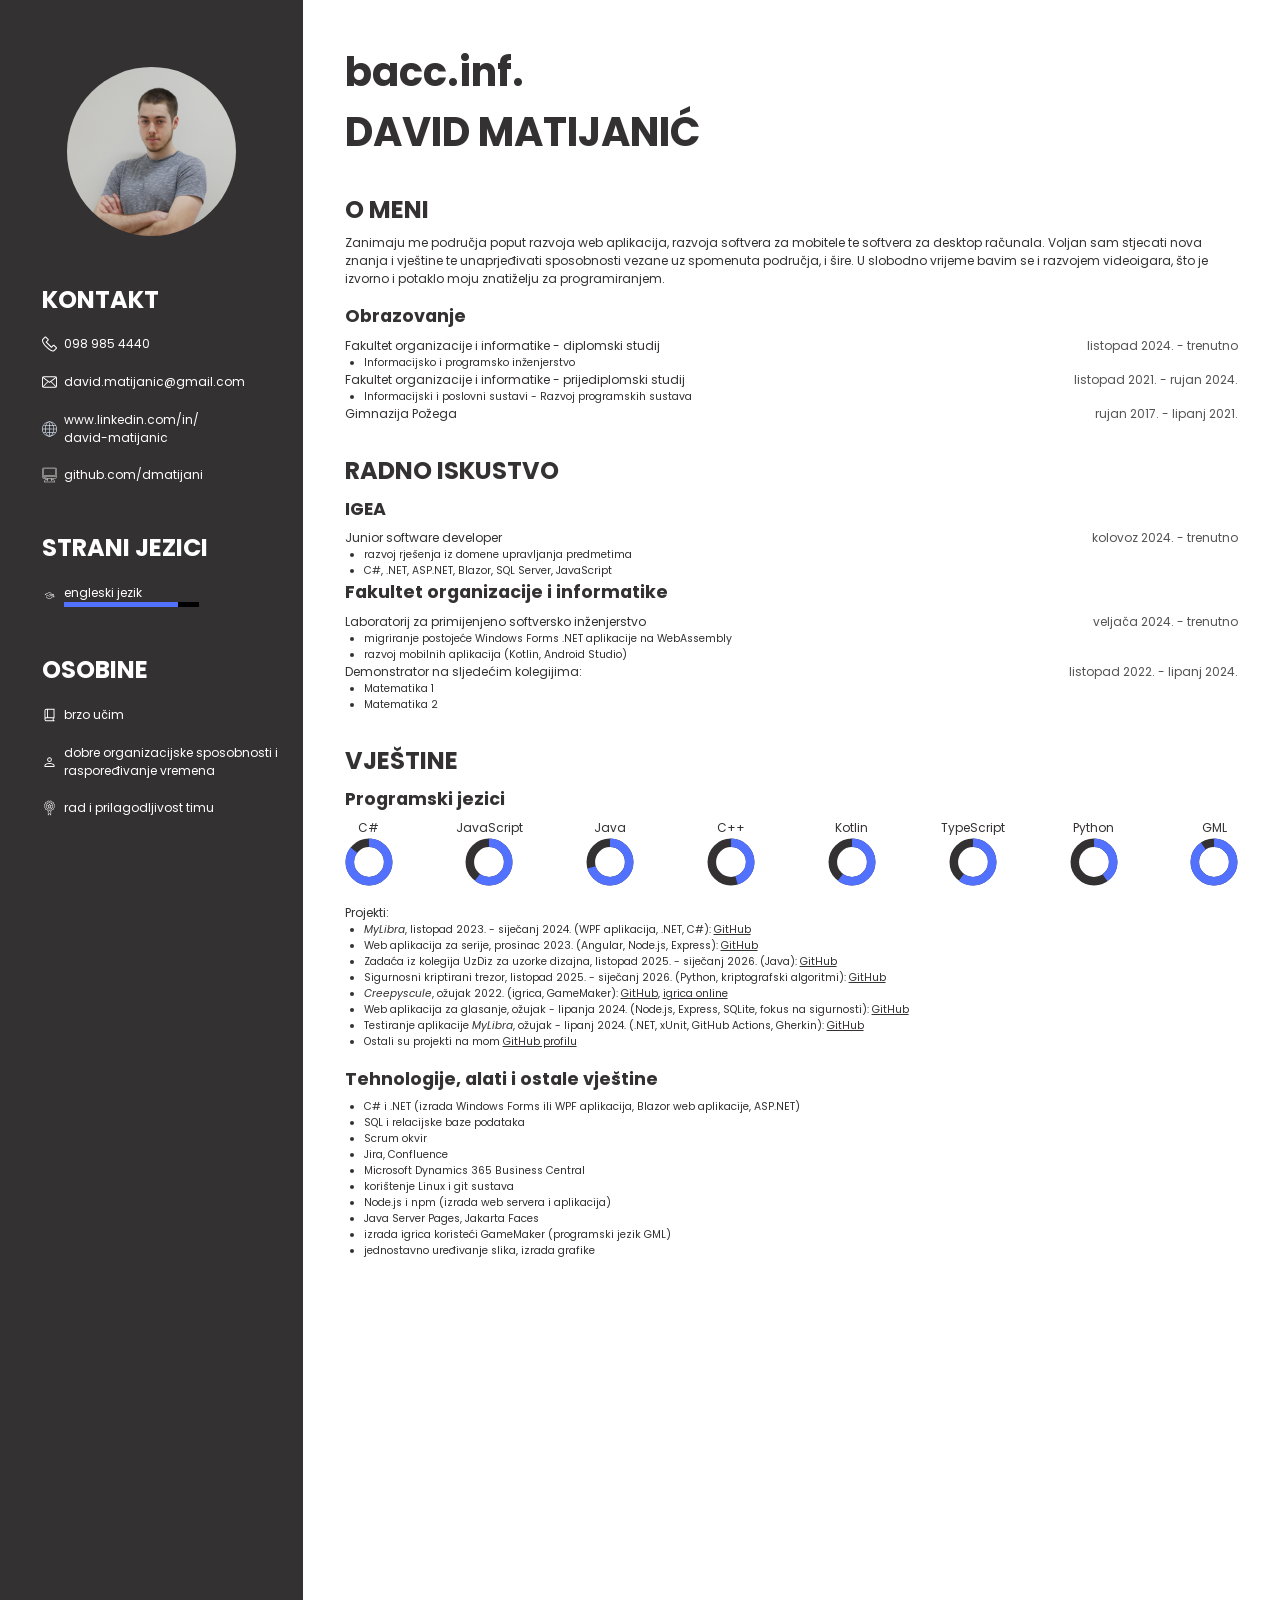
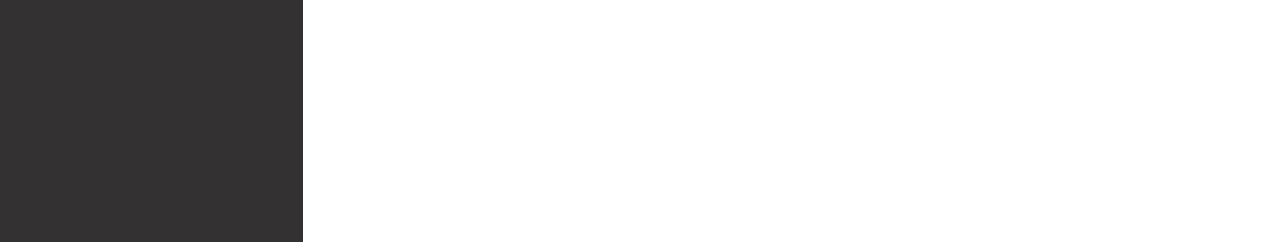
<file: index.html>
<!DOCTYPE html>
<html lang="hr">
<head>
    <meta charset="UTF-8">
    <meta name="viewport" content="width=device-width, initial-scale=1.0">
    <title>Životopis</title>
    <link rel="stylesheet" href="style.css">
    <link rel="preconnect" href="https://fonts.googleapis.com">
    <link rel="preconnect" href="https://fonts.gstatic.com" crossorigin>
    <link href="https://fonts.googleapis.com/css2?family=Poppins:ital,wght@0,100;0,200;0,300;0,400;0,500;0,600;0,700;0,800;0,900;1,100;1,200;1,300;1,400;1,500;1,600;1,700;1,800;1,900&display=swap" rel="stylesheet">
    <script src="app.js" defer></script>
</head>
<body>
    <div id="cvSide">
        <img src="profile.jpg" class="profileImage" alt="David Matijanić">
        <div class="sideSection">
            <h2>KONTAKT</h2>
            <div class="sideSectionItems">
                <div class="sideSectionItem">
                    <img class="svg" src="svg/phone.svg" alt="Globe icon">
                    <a href="tel:098-985-4440"><p>098 985 4440</p></a>
                </div>
                <div class="sideSectionItem">
                    <img class="svg" src="svg/mail.svg" alt="Globe icon">
                    <div>
                        <a href="mailto:david.matijanic@gmail.com"><p>david.matijanic@gmail.com</p></a>
                    </div>
                </div>
                <div class="sideSectionItem">
                    <img class="svg" src="svg/globe.svg" alt="Globe icon">
                    <div>
                        <a href="https://www.linkedin.com/in/david-matijanic"><p>www.linkedin.com/in/</p></a>
                        <a href="https://www.linkedin.com/in/david-matijanic"><p>david-matijanic</p></a>
                    </div>
                </div>
                <div class="sideSectionItem">
                    <img class="svg" src="svg/computer.svg" alt="Globe icon">
                    <a href="https://github.com/dmatijani"><p>github.com/dmatijani</p></a>
                </div>
            </div>
        </div>
        <div class="sideSection">
            <h2>STRANI JEZICI</h2>
            <div class="sideSectionItems">
                <div class="sideSectionItem">
                    <img class="svg" src="svg/college.svg" alt="Globe icon">
                    <div>
                        <p>engleski jezik</p>
                        <div id="engPercent">
                            <div id="engPercentFull"></div>
                        </div>
                    </div>
                </div>
            </div>
        </div>
        <div class="sideSection">
            <h2>OSOBINE</h2>
            <div class="sideSectionItems">
                <div class="sideSectionItem">
                    <img class="svg" src="svg/learn.svg" alt="Book icon">
                    <div>
                        <p>brzo učim</p>
                    </div>
                </div>
                <div class="sideSectionItem">
                    <img class="svg" src="svg/person.svg" alt="Person icon">
                    <div>
                        <p>dobre organizacijske sposobnosti i raspoređivanje vremena</p>
                    </div>
                </div>
                <div class="sideSectionItem">
                    <img class="svg" src="svg/medal2.svg" alt="Team icon">
                    <div>
                        <p>rad i prilagodljivost timu</p>
                    </div>
                </div>
            </div>
        </div>
    </div>

    <div id="cvMain">
        <div>
            <h1>
                <pre>
bacc.inf.
DAVID MATIJANIĆ</pre>
            </h1>
        </div>
        <div class="cvSection">
            <h2>O MENI</h2>
            <div class="cvSubSection">
                <p>
                    Zanimaju
                    me područja poput razvoja web aplikacija, razvoja softvera za mobitele te softvera za desktop računala. Voljan sam stjecati nova znanja i vještine te
                    unaprjeđivati sposobnosti vezane uz spomenuta područja, i šire. U slobodno vrijeme bavim se i 
                    razvojem videoigara, što je izvorno i potaklo moju znatiželju za programiranjem.
                </p>
            </div>
            <div class="cvSubSection">
                <h3>Obrazovanje</h3>
                <div class="titleAndDate">
                    <p>Fakultet organizacije i informatike - diplomski studij</p>
                    <p>listopad 2024. - trenutno</p>
                </div>
                <ul>
                    <li>Informacijsko i programsko inženjerstvo</li>
                </ul>
                <div class="titleAndDate">
                    <p>Fakultet organizacije i informatike - prijediplomski studij</p>
                    <p>listopad 2021. - rujan 2024.</p>
                </div>
                <ul>
                    <li>Informacijski i poslovni sustavi - Razvoj programskih sustava</li>
                </ul>
                <div class="titleAndDate">
                    <p>Gimnazija Požega</p>
                    <p>rujan 2017. - lipanj 2021.</p>
                </div>
            </div>
        </div>
        <div class="cvSection">
            <h2>RADNO ISKUSTVO</h2>
            <div class="cvSubSection">
                <h3>IGEA</h3>
                <div class="titleAndDate">
                    <p>Junior software developer</p>
                    <p>kolovoz 2024. - trenutno</p>
                </div>
                <ul>
                    <li>razvoj rješenja iz domene upravljanja predmetima</li>
                    <li>C#, .NET, ASP.NET, Blazor, SQL Server, JavaScript</li>
                </ul>
                <h3>Fakultet organizacije i informatike</h3>
                <div class="titleAndDate">
                    <p>Laboratorij za primijenjeno softversko inženjerstvo</p>
                    <p>veljača 2024. - trenutno</p>
                </div>
                <ul>
                    <li>migriranje postojeće Windows Forms .NET aplikacije na WebAssembly</li>
                    <li>razvoj mobilnih aplikacija (Kotlin, Android Studio)</li>
                </ul>
                <div class="titleAndDate">
                    <p>Demonstrator na sljedećim kolegijima:</p>
                    <p>listopad 2022. - lipanj 2024.</p>
                </div>
                <ul>
                    <li>Matematika 1</li>
                    <li>Matematika 2</li>
                </ul>
            </div>
        </div>
        <div class="cvSection">
            <h2>VJEŠTINE</h2>
            <div class="cvSubSection">
                <h3>Programski jezici</h3>
                <div class="progLangRow">
                    <div class="progLang">
                        <p>C#</p>
                        <svg class="donut" data-percent="0.85" data-radius="48"></svg>
                    </div>
                    <div class="progLang">
                        <p>JavaScript</p>
                        <svg class="donut" data-percent="0.6" data-radius="48"></svg>
                    </div>
                    <div class="progLang">
                        <p>Java</p>
                        <svg class="donut" data-percent="0.7" data-radius="48"></svg>
                    </div>
                    <div class="progLang">
                        <p>C++</p>
                        <svg class="donut" data-percent="0.45" data-radius="48"></svg>
                    </div>
                    <div class="progLang">
                        <p>Kotlin</p>
                        <svg class="donut" data-percent="0.6" data-radius="48"></svg>
                    </div>
                    <div class="progLang">
                        <p>TypeScript</p>
                        <svg class="donut" data-percent="0.6" data-radius="48"></svg>
                    </div>
                    <div class="progLang">
                        <p>Python</p>
                        <svg class="donut" data-percent="0.4" data-radius="48"></svg>
                    </div>
                    <div class="progLang">
                        <p>GML</p>
                        <svg class="donut" data-percent="0.9" data-radius="48"></svg>
                    </div>
                </div>
                <br>
                <p>Projekti:</p>
                <ul>
                    <li><span style="font-style: italic;">MyLibra</span>, listopad 2023. - siječanj 2024. (WPF aplikacija, .NET, C#): <a href="https://github.com/foivz/rpp23-project-dmatijani-mmarkovin-vlovric-dhegedusi">GitHub</a></li>
                    <li>Web aplikacija za serije, prosinac 2023. (Angular, Node.js, Express): <a href="https://github.com/dmatijani/RWA-zadaca_02">GitHub</a></li>
                    <li>Zadaća iz kolegija UzDiz za uzorke dizajna, listopad 2025. - siječanj 2026. (Java): <a href="https://github.com/dmatijani/UzDiz-zadaca-1">GitHub</a></li>
                    <li>Sigurnosni kriptirani trezor, listopad 2025. - siječanj 2026. (Python, kriptografski algoritmi): <a href="https://github.com/dmatijani/SUISP_projekt">GitHub</a></li>
                    <li><span style="font-style: italic;">Creepyscule</span>, ožujak 2022. (igrica, GameMaker): <a href="https://github.com/dmatijani/Creepyscule">GitHub</a>, <a href="https://gx.games/games/5li4yc/creepyscule/">igrica online</a></li>
                    <li>Web aplikacija za glasanje, ožujak - lipanja 2024. (Node.js, Express, SQLite, fokus na sigurnosti): <a href="https://github.com/vlovric21/SIS_voting">GitHub</a></li>
                    <li>Testiranje aplikacije <span style="font-style: italic;">MyLibra</span>, ožujak - lipanj 2024. (.NET, xUnit, GitHub Actions, Gherkin): <a href="https://github.com/foivz/tkipp24-projects-dmatijani-vlovric-dhegedusi-mmarkovin">GitHub</a></li>
                    <li>Ostali su projekti na mom <a href="https://github.com/dmatijani">GitHub profilu</a></li>
                </ul>
            </div>
            <div class="cvSubSection">
                <h3>Tehnologije, alati i ostale vještine</h3>
                <ul>
                    <li>C# i .NET (izrada Windows Forms ili WPF aplikacija, Blazor web aplikacije, ASP.NET)</li>
                    <li>SQL i relacijske baze podataka</li>
                    <li>Scrum okvir</li>
                    <li>Jira, Confluence</li>
                    <li>Microsoft Dynamics 365 Business Central</li>
                    <li>korištenje Linux i git sustava</li>
                    <li>Node.js i npm (izrada web servera i aplikacija)</li>
                    <li>Java Server Pages, Jakarta Faces</li>
                    <li>izrada igrica koristeći GameMaker (programski jezik GML)</li>
                    <li>jednostavno uređivanje slika, izrada grafike</li>
                </ul>
            </div>
        </div>
    </div>
</body>
</html>
</file>
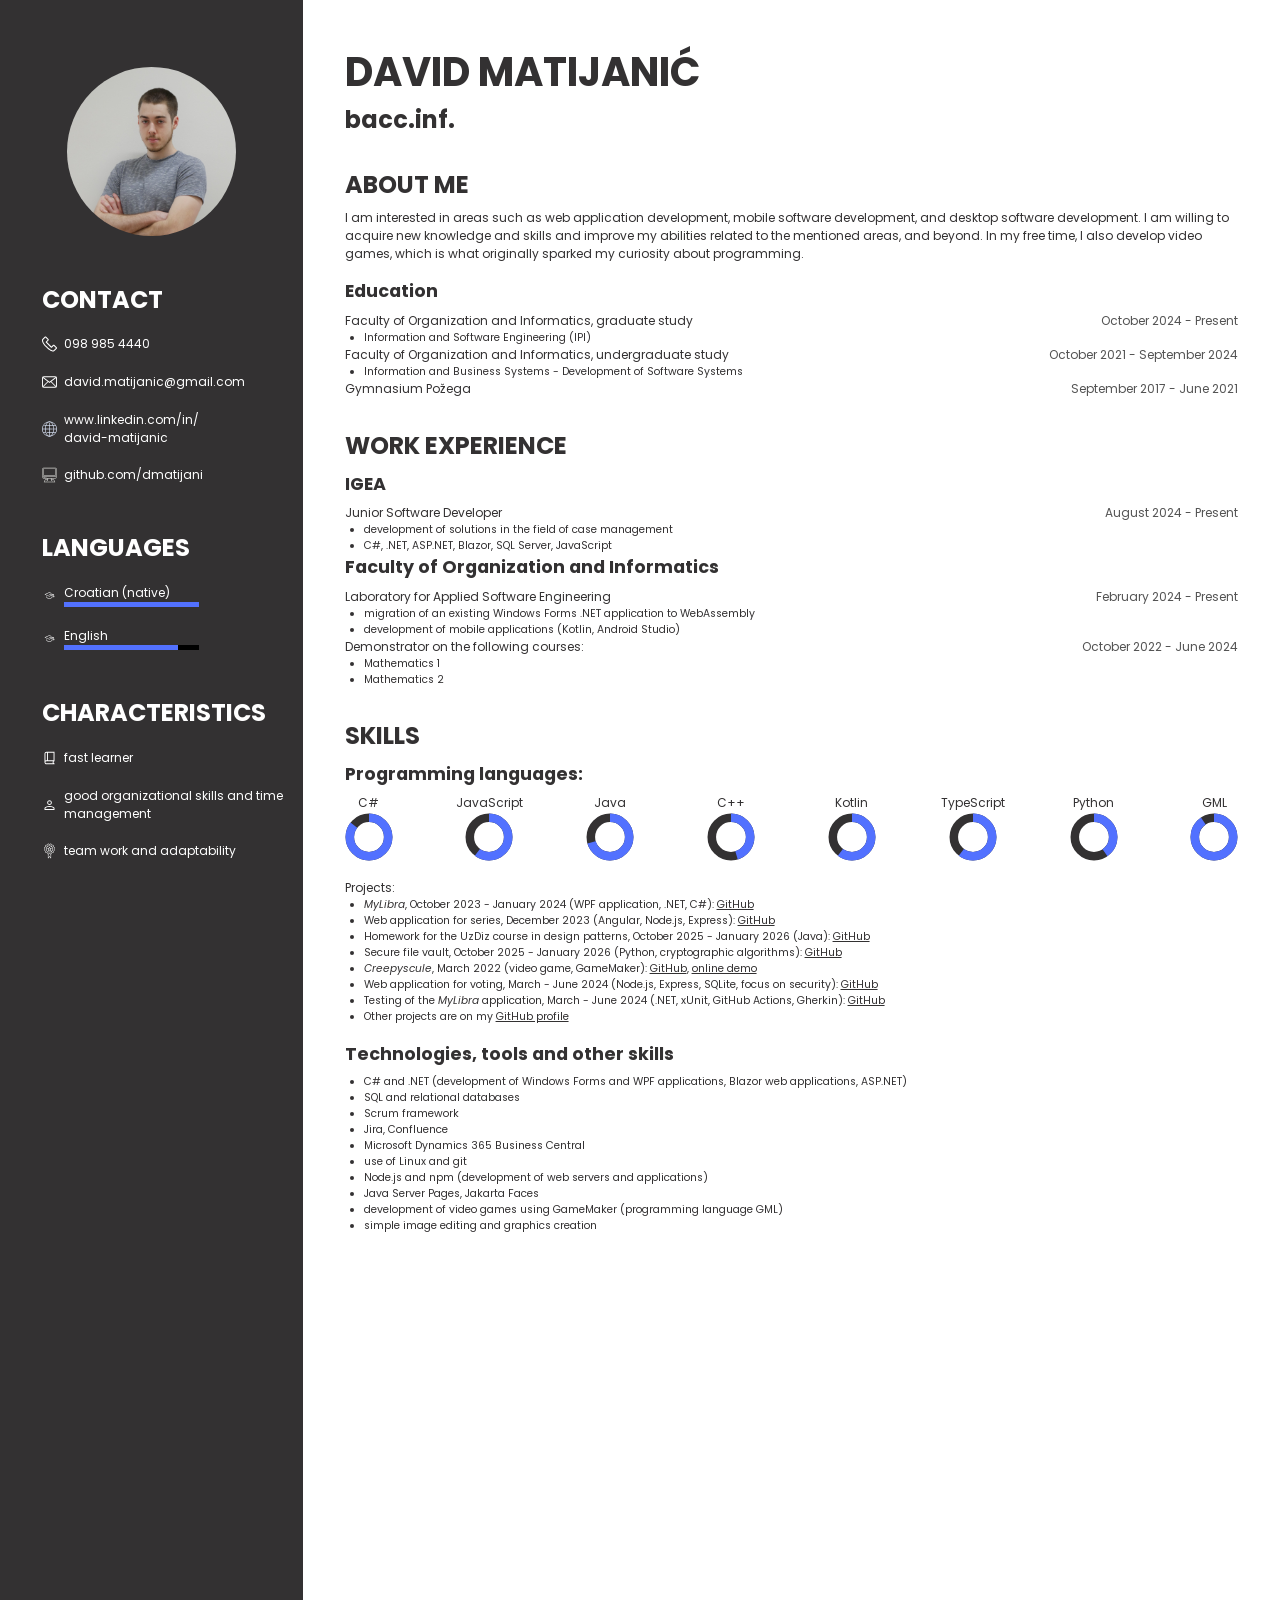
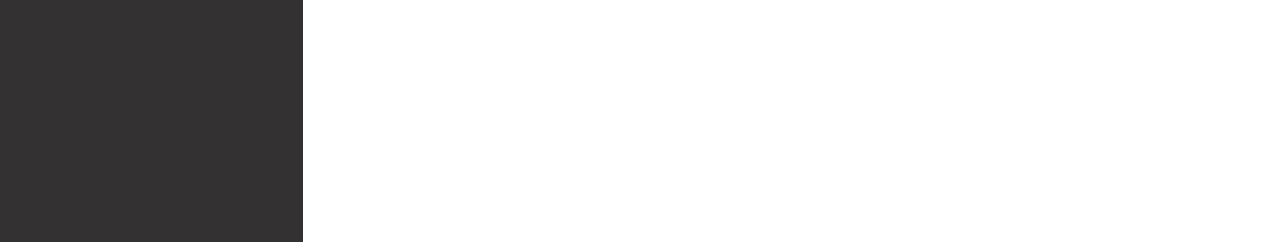
<file: en/index.html>
<!DOCTYPE html>
<html lang="hr">
<head>
    <meta charset="UTF-8">
    <meta name="viewport" content="width=device-width, initial-scale=1.0">
    <title>Životopis</title>
    <link rel="stylesheet" href="../style.css">
    <link rel="preconnect" href="https://fonts.googleapis.com">
    <link rel="preconnect" href="https://fonts.gstatic.com" crossorigin>
    <link href="https://fonts.googleapis.com/css2?family=Poppins:ital,wght@0,100;0,200;0,300;0,400;0,500;0,600;0,700;0,800;0,900;1,100;1,200;1,300;1,400;1,500;1,600;1,700;1,800;1,900&display=swap" rel="stylesheet">
    <script src="../app.js" defer></script>
</head>
<body>
    <div id="cvSide">
        <img src="../profile.jpg" class="profileImage" alt="David Matijanić">
        <div class="sideSection">
            <h2>CONTACT</h2>
            <div class="sideSectionItems">
                <div class="sideSectionItem">
                    <img class="svg" src="../svg/phone.svg" alt="Globe icon">
                    <a href="tel:098-985-4440"><p>098 985 4440</p></a>
                </div>
                <div class="sideSectionItem">
                    <img class="svg" src="../svg/mail.svg" alt="Globe icon">
                    <div>
                        <a href="mailto:david.matijanic@gmail.com"><p>david.matijanic@gmail.com</p></a>
                    </div>
                </div>
                <div class="sideSectionItem">
                    <img class="svg" src="../svg/globe.svg" alt="Globe icon">
                    <div>
                        <a href="https://www.linkedin.com/in/david-matijanic"><p>www.linkedin.com/in/</p></a>
                        <a href="https://www.linkedin.com/in/david-matijanic"><p>david-matijanic</p></a>
                    </div>
                </div>
                <div class="sideSectionItem">
                    <img class="svg" src="../svg/computer.svg" alt="Globe icon">
                    <a href="https://github.com/dmatijani"><p>github.com/dmatijani</p></a>
                </div>
            </div>
        </div>
        <div class="sideSection">
            <h2>LANGUAGES</h2>
            <div class="sideSectionItems">
                <div class="sideSectionItem">
                    <img class="svg" src="../svg/college.svg" alt="Globe icon">
                    <div>
                        <p>Croatian (native)</p>
                        <div id="croPercent">
                            <div id="croPercentFull"></div>
                        </div>
                    </div>
                </div>
                <div class="sideSectionItem">
                    <img class="svg" src="../svg/college.svg" alt="Globe icon">
                    <div>
                        <p>English</p>
                        <div id="engPercent">
                            <div id="engPercentFull"></div>
                        </div>
                    </div>
                </div>
            </div>
        </div>
        <div class="sideSection">
            <h2>CHARACTERISTICS</h2>
            <div class="sideSectionItems">
                <div class="sideSectionItem">
                    <img class="svg" src="../svg/learn.svg" alt="Book icon">
                    <div>
                        <p>fast learner</p>
                    </div>
                </div>
                <div class="sideSectionItem">
                    <img class="svg" src="../svg/person.svg" alt="Person icon">
                    <div>
                        <p>good organizational skills and time management</p>
                    </div>
                </div>
                <div class="sideSectionItem">
                    <img class="svg" src="../svg/medal2.svg" alt="Team icon">
                    <div>
                        <p>team work and adaptability</p>
                    </div>
                </div>
            </div>
        </div>
    </div>

    <div id="cvMain">
        <div>
            <h1>DAVID MATIJANIĆ</h1>
            <h2>bacc.inf.</h2>
        </div>
        <div class="cvSection">
            <h2>ABOUT ME</h2>
            <div class="cvSubSection">
                <p>
                    I am interested in areas such as web application development, mobile software development, and desktop software development. I am willing to acquire new knowledge and skills and improve my abilities related to the mentioned areas, and beyond. In my free time, I also
develop video games, which is what originally sparked my curiosity about programming.
                </p>
            </div>
            <div class="cvSubSection">
                <h3>Education</h3>
                <div class="titleAndDate">
                    <p>Faculty of Organization and Informatics, graduate study</p>
                    <p>October 2024 - Present</p>
                </div>
                <ul>
                    <li>Information and Software Engineering (IPI)</li>
                </ul>
                <div class="titleAndDate">
                    <p>Faculty of Organization and Informatics, undergraduate study</p>
                    <p>October 2021 - September 2024</p>
                </div>
                <ul>
                    <li>Information and Business Systems - Development of Software Systems</li>
                </ul>
                <div class="titleAndDate">
                    <p>Gymnasium Požega</p>
                    <p>September 2017 - June 2021</p>
                </div>
            </div>
        </div>
        <div class="cvSection">
            <h2>WORK EXPERIENCE</h2>
            <div class="cvSubSection">
                <h3>IGEA</h3>
                <div class="titleAndDate">
                    <p>Junior Software Developer</p>
                    <p>August 2024 - Present</p>
                </div>
                <ul>
                    <li>development of solutions in the field of case management</li>
                    <li>C#, .NET, ASP.NET, Blazor, SQL Server, JavaScript</li>
                </ul>
                <h3>Faculty of Organization and Informatics</h3>
                <div class="titleAndDate">
                    <p>Laboratory for Applied Software Engineering</p>
                    <p>February 2024 - Present</p>
                </div>
                <ul>
                    <li>migration of an existing Windows Forms .NET application to WebAssembly</li>
                    <li>development of mobile applications (Kotlin, Android Studio)</li>
                </ul>
                <div class="titleAndDate">
                    <p>Demonstrator on the following courses:</p>
                    <p>October 2022 - June 2024</p>
                </div>
                <ul>
                    <li>Mathematics 1</li>
                    <li>Mathematics 2</li>
                </ul>
            </div>
        </div>
        <div class="cvSection">
            <h2>SKILLS</h2>
            <div class="cvSubSection">
                <h3>Programming languages:</h3>
                <div class="progLangRow">
                    <div class="progLang">
                        <p>C#</p>
                        <svg class="donut" data-percent="0.85" data-radius="48"></svg>
                    </div>
                    <div class="progLang">
                        <p>JavaScript</p>
                        <svg class="donut" data-percent="0.6" data-radius="48"></svg>
                    </div>
                    <div class="progLang">
                        <p>Java</p>
                        <svg class="donut" data-percent="0.7" data-radius="48"></svg>
                    </div>
                    <div class="progLang">
                        <p>C++</p>
                        <svg class="donut" data-percent="0.45" data-radius="48"></svg>
                    </div>
                    <div class="progLang">
                        <p>Kotlin</p>
                        <svg class="donut" data-percent="0.6" data-radius="48"></svg>
                    </div>
                    <div class="progLang">
                        <p>TypeScript</p>
                        <svg class="donut" data-percent="0.6" data-radius="48"></svg>
                    </div>
                    <div class="progLang">
                        <p>Python</p>
                        <svg class="donut" data-percent="0.4" data-radius="48"></svg>
                    </div>
                    <div class="progLang">
                        <p>GML</p>
                        <svg class="donut" data-percent="0.9" data-radius="48"></svg>
                    </div>
                </div>
                <br>
                <p>Projects:</p>
                <ul>
                    <li><span style="font-style: italic;">MyLibra</span>, October 2023 - January 2024 (WPF application, .NET, C#): <a href="https://github.com/foivz/rpp23-project-dmatijani-mmarkovin-vlovric-dhegedusi">GitHub</a></li>
                    <li>Web application for series, December 2023 (Angular, Node.js, Express): <a href="https://github.com/dmatijani/RWA-zadaca_02">GitHub</a></li>
                    <li>Homework for the UzDiz course in design patterns, October 2025 - January 2026 (Java): <a href="https://github.com/dmatijani/UzDiz-zadaca-1">GitHub</a></li>
                    <li>Secure file vault, October 2025 - January 2026 (Python, cryptographic algorithms): <a href="https://github.com/dmatijani/SUISP_projekt">GitHub</a></li>
                    <li><span style="font-style: italic;">Creepyscule</span>, March 2022 (video game, GameMaker): <a href="https://github.com/dmatijani/Creepyscule">GitHub</a>, <a href="https://gx.games/games/5li4yc/creepyscule/">online demo</a></li>
                    <li>Web application for voting, March - June 2024 (Node.js, Express, SQLite, focus on security): <a href="https://github.com/vlovric21/SIS_voting">GitHub</a></li>
                    <li>Testing of the <span style="font-style: italic;">MyLibra</span> application, March - June 2024 (.NET, xUnit, GitHub Actions, Gherkin): <a href="https://github.com/foivz/tkipp24-projects-dmatijani-vlovric-dhegedusi-mmarkovin">GitHub</a></li>
                    <li>Other projects are on my <a href="https://github.com/dmatijani">GitHub profile</a></li>
                </ul>
            </div>
            <div class="cvSubSection">
                <h3>Technologies, tools and other skills</h3>
                <ul>
                    <li>C# and .NET (development of Windows Forms and WPF applications, Blazor web applications, ASP.NET)</li>
                    <li>SQL and relational databases</li>
                    <li>Scrum framework</li>
                    <li>Jira, Confluence</li>
                    <li>Microsoft Dynamics 365 Business Central</li>
                    <li>use of Linux and git</li>
                    <li>Node.js and npm (development of web servers and applications)</li>
                    <li>Java Server Pages, Jakarta Faces</li>
                    <li>development of video games using GameMaker (programming language GML)</li>
                    <li>simple image editing and graphics creation</li>
                </ul>
            </div>
        </div>
    </div>
</body>
</html>
</file>
<file: style.css>
/* ZAJEDNIČKO */

html {
    height: 100%;
}

body {
    margin: 0cm;
    padding: 0cm;
    display: flex;
    flex-direction: row;
    height: 100%;
}

h1 {
    font-family: "Poppins", sans-serif;
    font-weight: 700;
    font-style: normal;
    font-size: 2.5em;
    color: #333132;
    margin: 0cm;
}

h2 {
    font-family: "Poppins", sans-serif;
    font-weight: 700;
    font-style: normal;
    font-size: 1.5em;
    color: #333132;
    margin: 0cm;
}

h3 {
    font-family: "Poppins", sans-serif;
    font-weight: 700;
    font-style: normal;
    font-size: 1.1em;
    color: #333132;
    margin: 0cm;
}

p {
    font-family: "Poppins", sans-serif;
    font-weight: 400;
    font-style: normal;
    font-size: 0.75em;
    margin: 0cm;
    padding: 0cm;
}

pre {
    margin: 0px;
}

h1>pre {
    font-family: "Poppins", sans-serif;
    font-weight: 700;
    font-style: normal;
}

ul {
    margin: 0cm;
    padding-left: 0.5cm;
}

li {
    font-family: "Poppins", sans-serif;
    font-weight: 400;
    font-style: normal;
    font-size: 0.66em;
}

a {
    color: white;
    margin: 0cm;
    padding: 0cm;
}



/* SIDE SECTION */

.profileImage {
    width: 4.48cm;
    height: 4.48cm;
    border-radius: 2.24cm;
    margin: 0.67cm;
}

#cvSide {
    background-color: #333132;
    display: flex;
    flex-direction: column;
    padding-left: 1.1cm;
    padding-top: 1.1cm;
    width: 6.92cm;
    height: 200%;
    flex-shrink: 0;
}

#cvSide>* {
    margin-bottom: 1.2cm;
}

#cvSide>*:last-child {
    margin-bottom: 0cm;
}

.sideSection {
    margin: 0cm;
    padding: 0cm;
    color: white;
}

.sideSection>* {
    margin: 0cm;
    border: 0cm;
    padding: 0cm;
}

.sideSection>h2 {
    margin-bottom: 0.5cm;
    color: white;
}

.sideSectionItems>* {
    margin-bottom: 0.52cm;
}

.sideSectionItems>*:last-child {
    margin-bottom: 0cm;
}

.sideSectionItem {
    display: flex;
    flex-direction: row;
}

.sideSectionItem * {
    margin: 0px;
}

.svg {
    filter: invert(100%);
    width: 0.4cm;
    margin-right: 0.2cm;
}

.sideSection a {
    text-decoration: none;
}

#engPercent {
    margin: 0cm;
    padding: 0cm;
    background-color: black;
    width: 3.56cm;
    height: 0.14cm;
}

#engPercentFull {
    margin: 0cm;
    padding: 0cm;
    background-color: #5271ff;
    width: 3.02cm;
    height: 0.14cm;
}

#croPercent {
    margin: 0cm;
    padding: 0cm;
    background-color: black;
    width: 3.56cm;
    height: 0.14cm;
}

#croPercentFull {
    margin: 0cm;
    padding: 0cm;
    background-color: #5271ff;
    width: 3.56cm;
    height: 0.14cm;
}

/* MAIN SECTION */

#cvMain {
    background-color: white;
    width: 100%;
    padding-left: 1.1cm;
    padding-top: 1.1cm;
    padding-right: 1.1cm;
    height: 100%;
}

#cvMain>* {
    margin: 0cm;
    margin-bottom: 0.8cm;
    padding: 0cm;
    color: #333132;
}

#cvMain>.cvSection>* {
    margin: 0cm;
    padding: 0cm;
}

#cvMain>.cvSection>h2,h3 {
    margin-bottom: 0.2cm;
}

#cvMain .cvSubSection {
    margin-bottom: 0.4cm;
}

#cvMain>.cvSection>ul {
    margin-left: 0.5cm;
}

#cvMain .titleAndDate {
    display: flex;
    flex-direction: row;
    justify-content: space-between;
}
#cvMain .titleAndDate>p:last-child {
    color: #545454;
}

#cvMain .progLangRow {
    display: flex;
    flex-direction: row;
    justify-content: space-between;
}

#cvMain .progLangRow>.progLang {
    display: flex;
    align-items: center;
    flex-direction: column;
}

#cvMain .progLangRow>.progLang>p {
    position: absolute;
}

#cvMain .progLangRow>.progLang>svg {
    margin-top: 1.2em;
}

#cvMain a {
    color: #333132;
}
</file>
